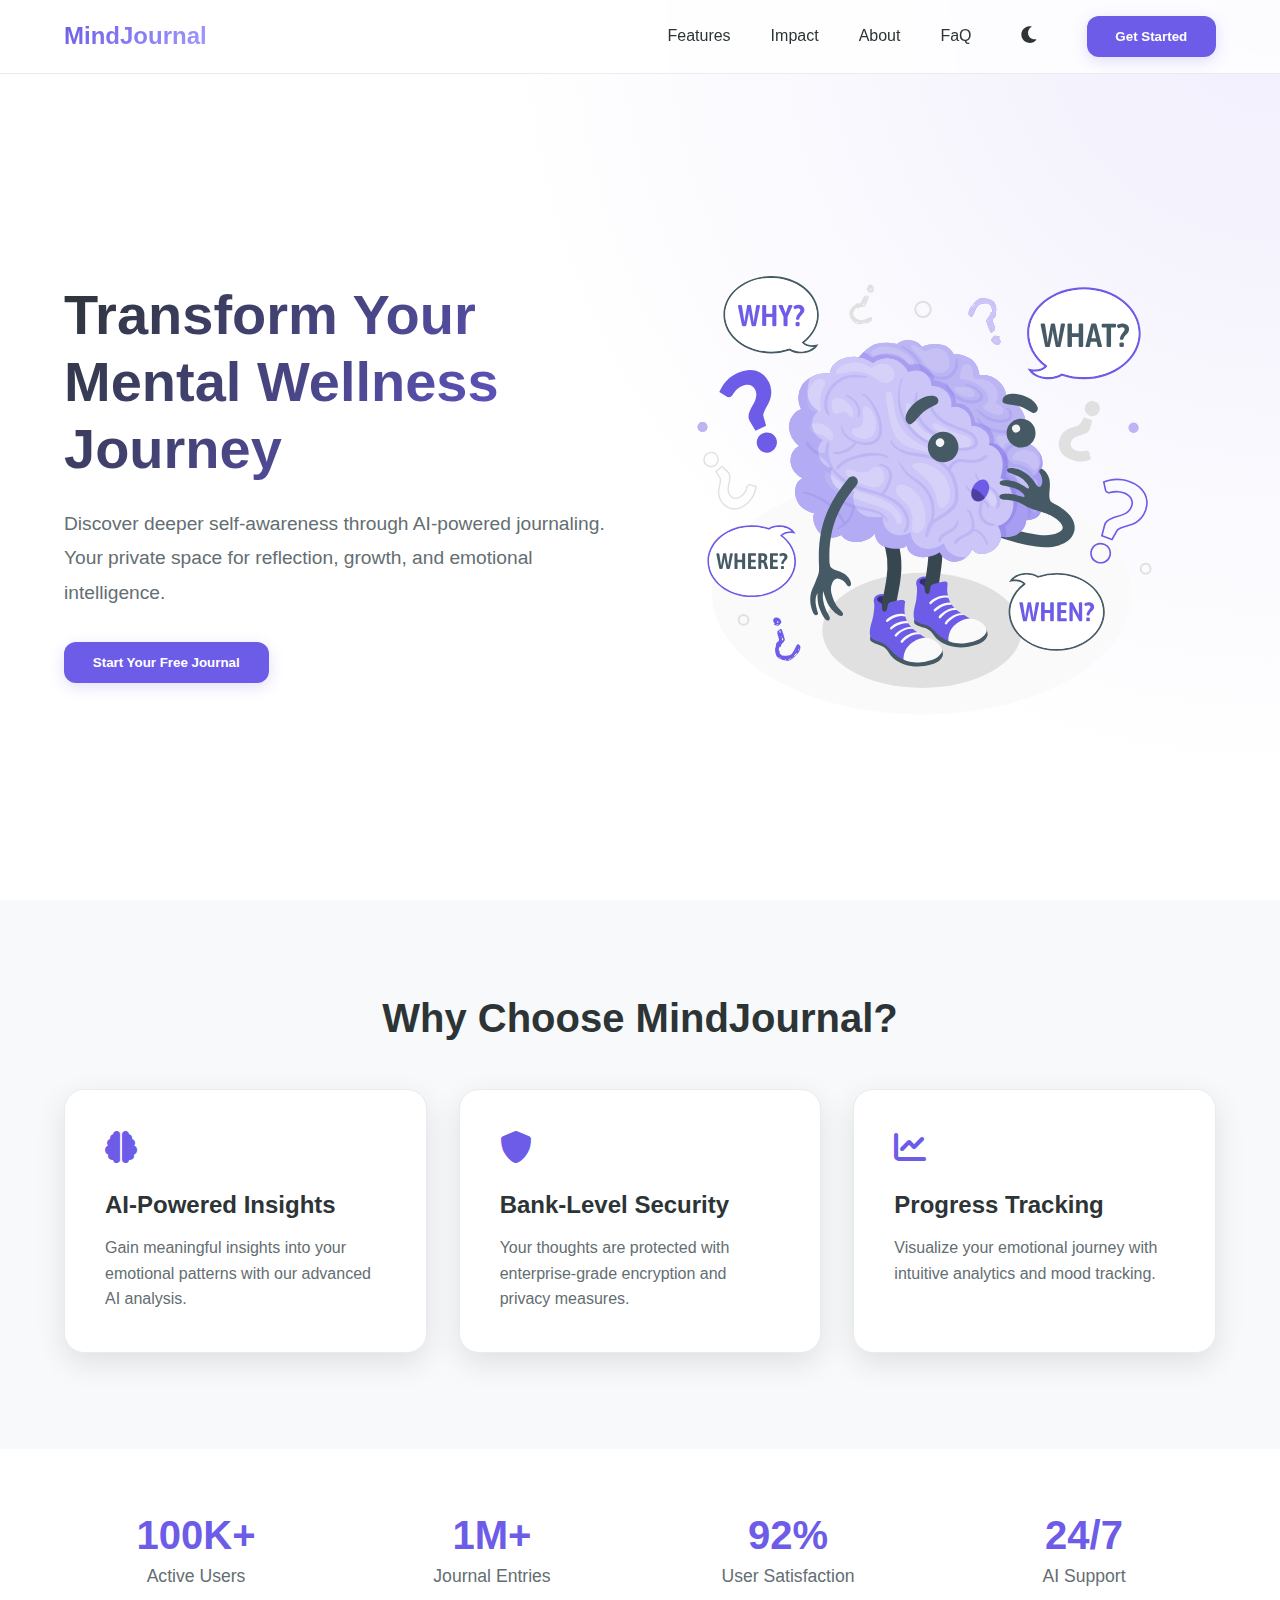
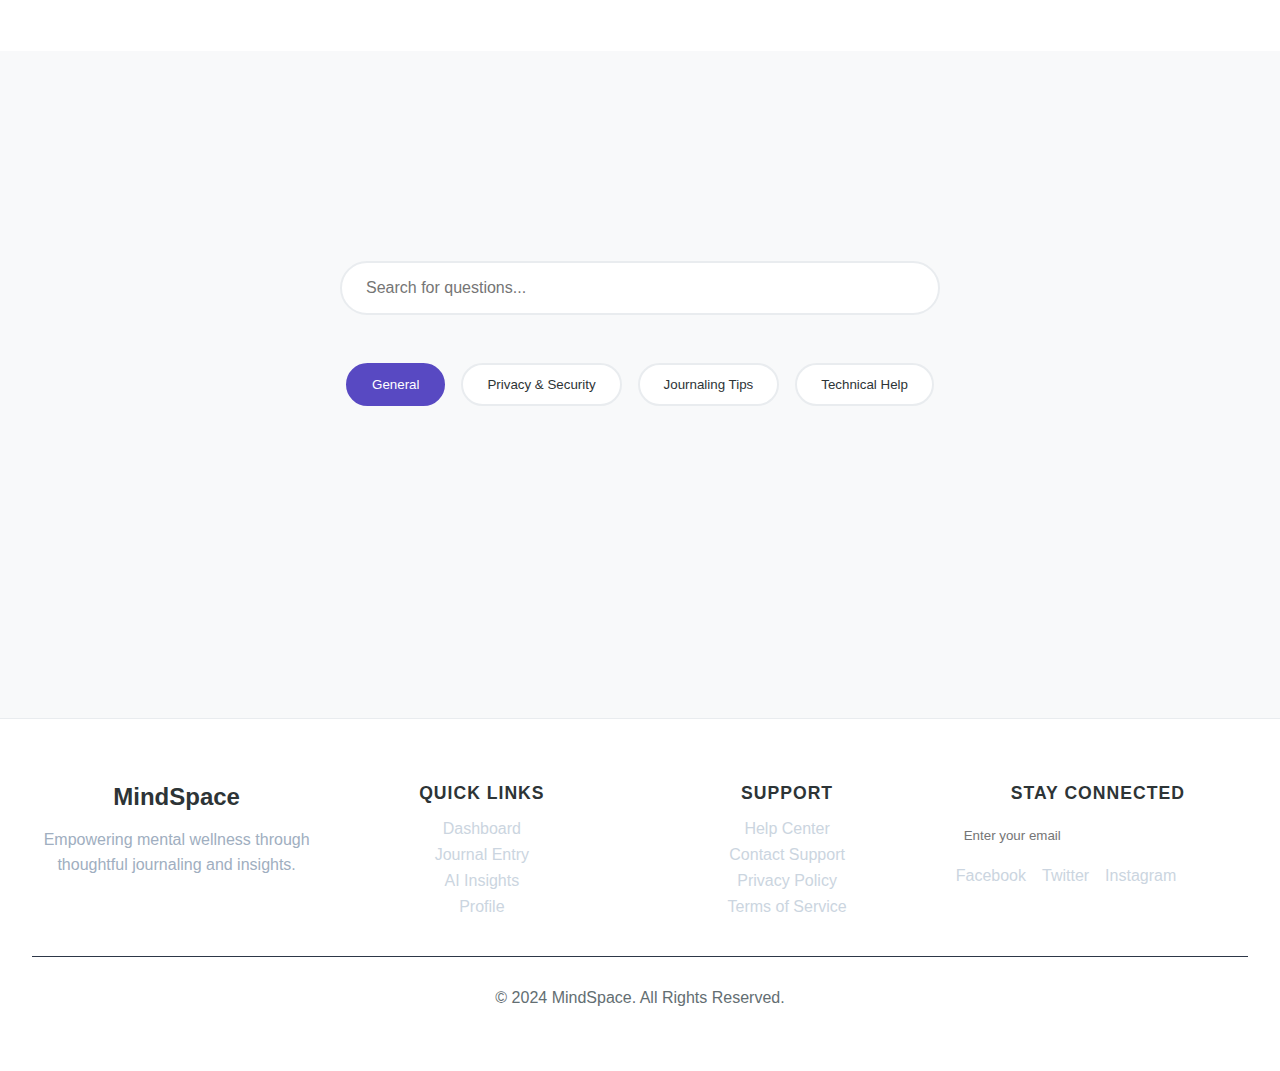
<file: project/index.html>
<!DOCTYPE html>
<html lang="en">
<head>
    <meta charset="UTF-8">
    <meta name="viewport" content="width=device-width, initial-scale=1.0">
    <title>MindJournal</title>
    <link rel="stylesheet" href="style.css">
    <link rel="stylesheet" href="https://cdnjs.cloudflare.com/ajax/libs/font-awesome/6.0.0/css/all.min.css">
</head>
<body>
    
    <nav>
        <div class="nav-content">
            <div class="logo">MindJournal</div>
            <div class="nav-links">
                <a href="#features">Features</a>
                <a href="#stats">Impact</a>
                <a href="#about">About</a>
                <a href="#faq">FaQ</a>

                <button class="theme-toggle" id="themeToggle">
                    <i class="fas fa-moon"></i>
                </button>
                <a href="./Sign Up/Sign_Up.html" target="_blank"><button class="btn btn-primary">Get Started</button></a> 
            </div>
        </div>
    </nav>

    <section class="hero">
        <div class="hero-content">
            <div class="hero-text animate-fadeUp">
                <h1>Transform Your Mental Wellness Journey</h1>
                <p>Discover deeper self-awareness through AI-powered journaling. Your private space for reflection, growth, and emotional intelligence.</p>
               <a href="./Sign Up/Sign_Up.html" target="_blank"> <button class="btn btn-primary">Start Your Free Journal</button> </a>
            </div>
            <div class="hero-image animate-fadeUp">
                <img src="curiosity brain-amico (1).svg" alt="Mindful journaling illustration">
            </div>
        </div>
    </section>

    <section class="features" id="features">
        <div class="features-content">
            <h2 class="section-title">Why Choose MindJournal?</h2>
            <div class="features-grid">
                <div class="feature-card">
                    <div class="feature-icon">
                        <i class="fas fa-brain"></i>
                    </div>
                    <h3>AI-Powered Insights</h3>
                    <p>Gain meaningful insights into your emotional patterns with our advanced AI analysis.</p>
                </div>
                <div class="feature-card">
                    <div class="feature-icon">
                        <i class="fas fa-shield-alt"></i>
                    </div>
                    <h3>Bank-Level Security</h3>
                    <p>Your thoughts are protected with enterprise-grade encryption and privacy measures.</p>
                </div>
                <div class="feature-card">
                    <div class="feature-icon">
                        <i class="fas fa-chart-line"></i>
                    </div>
                    <h3>Progress Tracking</h3>
                    <p>Visualize your emotional journey with intuitive analytics and mood tracking.</p>
                </div>
            </div>
        </div>
    </section>

    <section class="stats" id="stats">
        <div class="stats-grid">
            <div class="stat-item">
                <h4>100K+</h4>
                <p>Active Users</p>
            </div>
            <div class="stat-item">
                <h4>1M+</h4>
                <p>Journal Entries</p>
            </div>
            <div class="stat-item">
                <h4>92%</h4>
                <p>User Satisfaction</p>
            </div>
            <div class="stat-item">
                <h4>24/7</h4>
                <p>AI Support</p>
            </div>
        </div>
    </section>

    <!-- faq section  -->
     <section class="faq">

    <div class="container" id="faq">
        <div class="header">
            <h2 class="section-title">How can we help you?</h2>
            <p>Find answers to your questions about mental health journaling</p>
        </div>

        <div class="search-box">
            <input type="text" class="search-input" placeholder="Search for questions..." id="searchInput">
        </div>

        <div class="faq-categories">
            <button class="category-btn active" data-category="general">General</button>
            <button class="category-btn" data-category="privacy">Privacy & Security</button>
            <button class="category-btn" data-category="journaling">Journaling Tips</button>
            <button class="category-btn" data-category="technical">Technical Help</button>
        </div>

        <div class="faq-container" id="faqContainer"></div>
    </div>
</section >

<footer class="site-footer">
    <div class="footer-container">
        <div class="footer-column">
            <h3 class="footer-logo">MindSpace</h3>
            <p class="footer-description">Empowering mental wellness through thoughtful journaling and insights.</p>
        </div>
        
        <div class="footer-column">
            <h4 class="footer-column-title">Quick Links</h4>
            <ul class="footer-links">
                <li><a href="#">Dashboard</a></li>
                <li><a href="#">Journal Entry</a></li>
                <li><a href="#">AI Insights</a></li>
                <li><a href="#">Profile</a></li>
            </ul>
        </div>
        
        <div class="footer-column">
            <h4 class="footer-column-title">Support</h4>
            <ul class="footer-links">
                <li><a href="#">Help Center</a></li>
                <li><a href="#">Contact Support</a></li>
                <li><a href="#">Privacy Policy</a></li>
                <li><a href="#">Terms of Service</a></li>
            </ul>
        </div>
        
        <div class="footer-column newsletter">
            <h4 class="footer-column-title">Stay Connected</h4>
            <form id="newsletter-form" class="newsletter-form">
                <input type="email" placeholder="Enter your email" required>
                <button type="submit">Subscribe</button>
            </form>
            
            <div class="social-icons">
                <a href="#" class="social-icon">Facebook</a>
                <a href="#" class="social-icon">Twitter</a>
                <a href="#" class="social-icon">Instagram</a>
            </div>
        </div>
    </div>
    
    <div class="footer-bottom">
        <p>&copy; 2024 MindSpace. All Rights Reserved.</p>
    </div>
</footer>


    <script src="./script.js"></script>
</body>
</html>
</file>
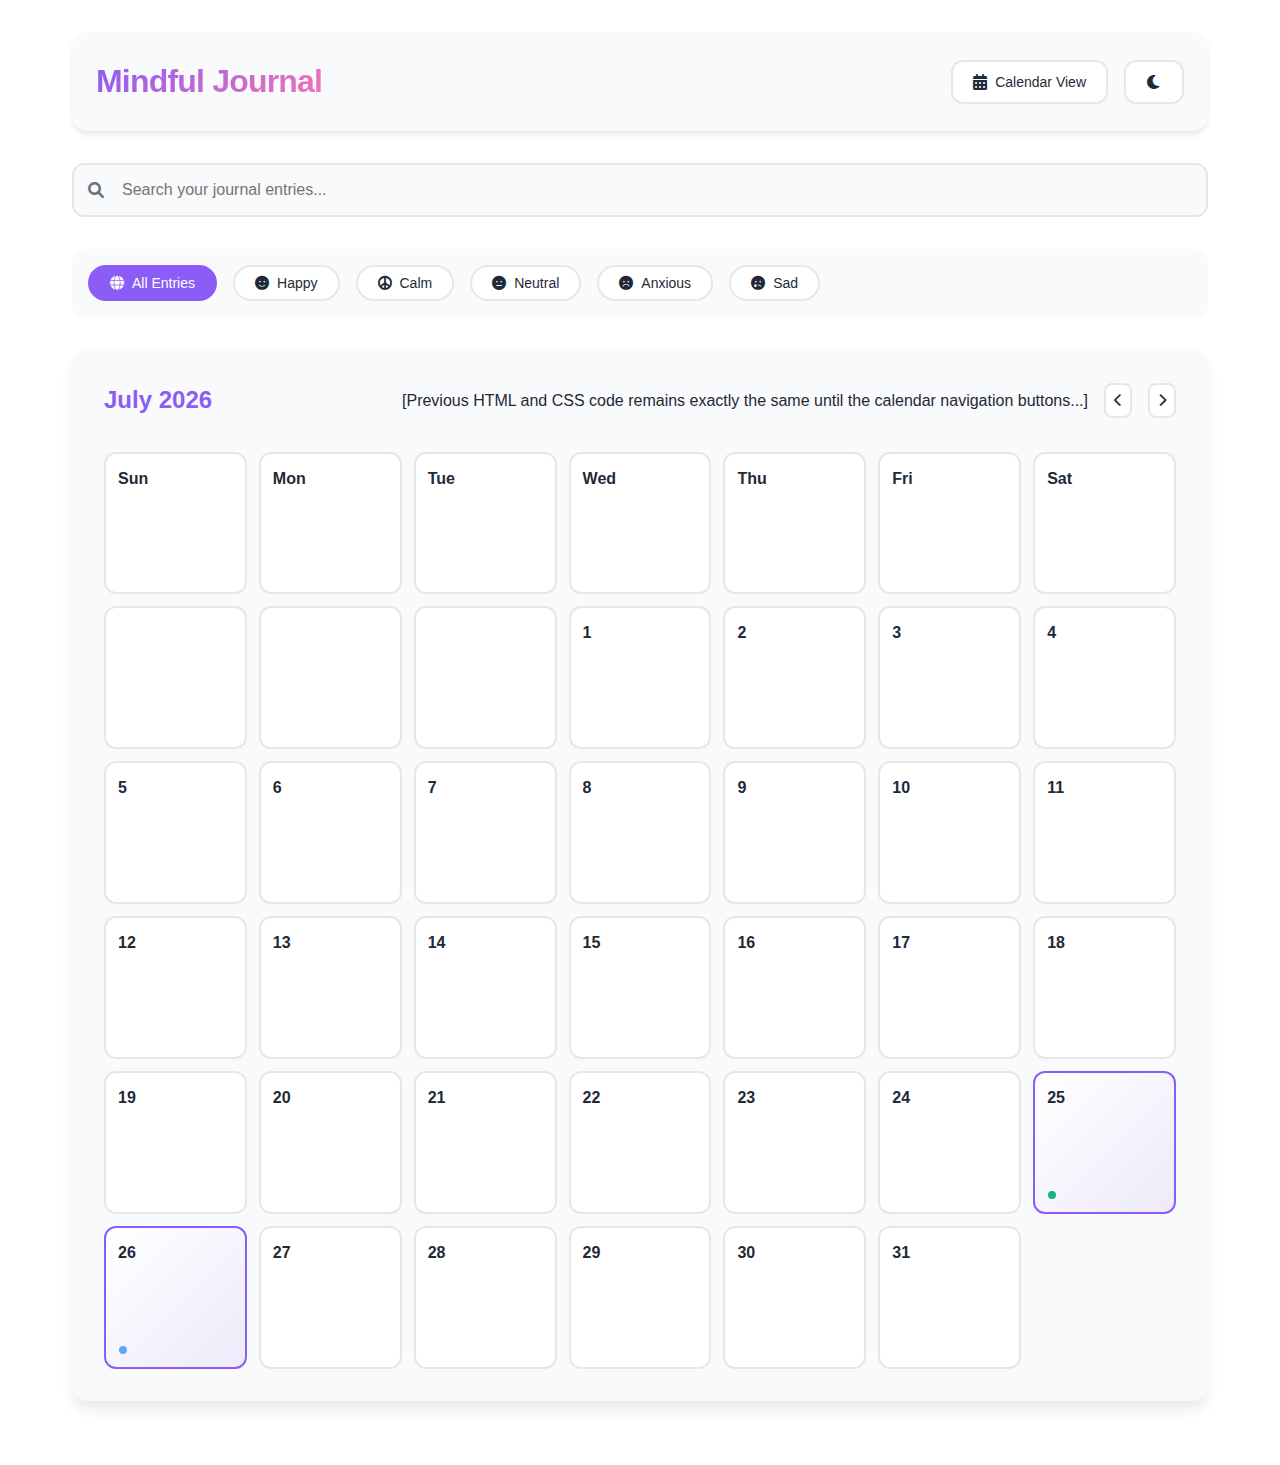
<file: project/Clender/Clender.html>
<!DOCTYPE html>
<html lang="en">
<head>
    <meta charset="UTF-8">
    <meta name="viewport" content="width=device-width, initial-scale=1.0">
    <title>Clender</title>
    <link rel="stylesheet" href="Clender.css">
    <link href="https://cdnjs.cloudflare.com/ajax/libs/font-awesome/6.0.0/css/all.min.css" rel="stylesheet">
</head>
<body>

    <div class="container">
        <header class="header">
            <h1>Mindful Journal</h1>
            <div class="controls">
                <button class="btn view-toggle" id="viewToggle">
                    <i class="fas fa-calendar-alt"></i>
                    <span>Calendar View</span>
                </button>
                <button class="btn theme-toggle" id="themeToggle">
                    <i class="fas fa-moon"></i>
                </button>
            </div>
        </header>

        <div class="search-bar">
            <i class="fas fa-search search-icon"></i>
            <input type="text" class="search-input" placeholder="Search your journal entries..." id="searchInput">
        </div>

        <div class="filters" id="filters">
            <button class="filter-btn active" data-filter="all">
                <i class="fas fa-globe"></i> All Entries
            </button>
            <button class="filter-btn" data-filter="happy">
                <i class="fas fa-smile"></i> Happy
            </button>
            <button class="filter-btn" data-filter="calm">
                <i class="fas fa-peace"></i> Calm
            </button>
            <button class="filter-btn" data-filter="neutral">
                <i class="fas fa-meh"></i> Neutral
            </button>
            <button class="filter-btn" data-filter="anxious">
                <i class="fas fa-frown"></i> Anxious
            </button>
            <button class="filter-btn" data-filter="sad">
                <i class="fas fa-sad-tear"></i> Sad
            </button>
        </div>

        <div id="calendarView" class="calendar-view">
            <div class="calendar-header">
                <h2 id="currentMonth">January 2025</h2>
                <div class="calendar-nav">
                    [Previous HTML and CSS code remains exactly the same until the calendar navigation buttons...]

                    <button id="prevMonth"><i class="fas fa-chevron-left"></i></button>
                    <button id="nextMonth"><i class="fas fa-chevron-right"></i></button>
                </div>
            </div>
            <div class="calendar-grid" id="calendarGrid"></div>
        </div>

        <div id="listView" class="list-view" style="display: none;"></div>
    </div>
    
    <script src="Clender.js"></script>
</body>
</html>
</file>
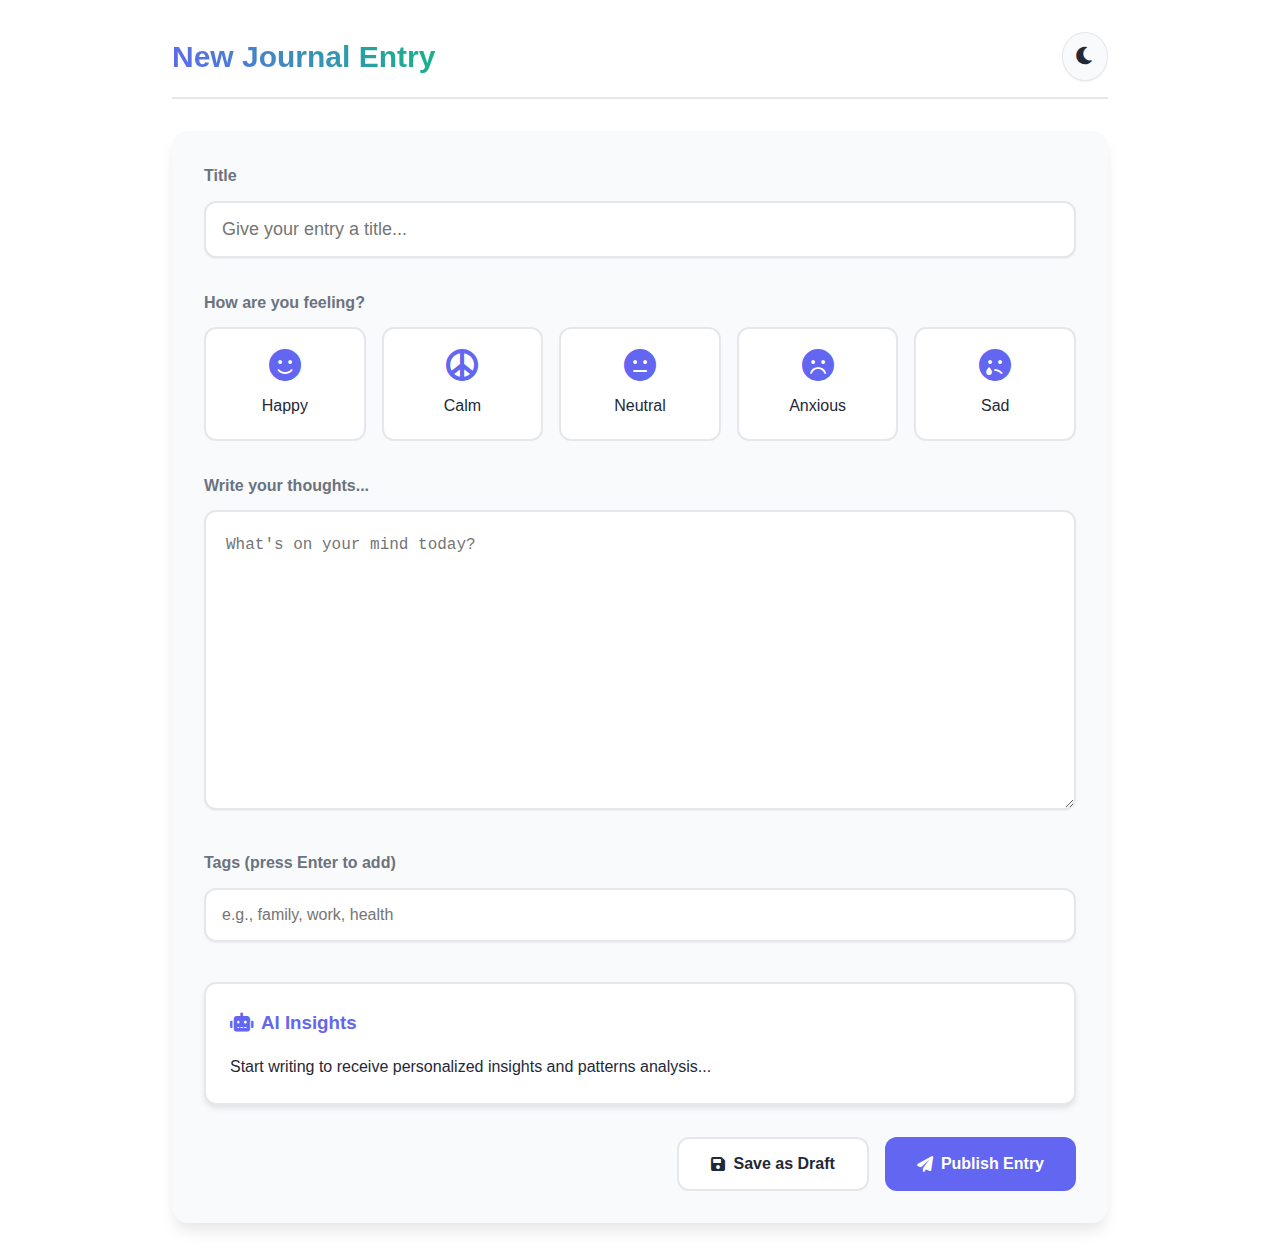
<file: project/Jornal_taker/Jornal_taker.html>
<!DOCTYPE html>
<html lang="en">
<head>
    <meta charset="UTF-8">
    <meta name="viewport" content="width=device-width, initial-scale=1.0">
    <title>Journal taker</title>
    <link rel="stylesheet" href="./Jornal_taker.css">
    <link href="https://cdnjs.cloudflare.com/ajax/libs/font-awesome/6.0.0/css/all.min.css" rel="stylesheet">
</head>
<body>
    
    <div class="container">
        <header class="header">
            <h1>New Journal Entry</h1>
            <button class="theme-toggle" id="themeToggle">
                <i class="fas fa-moon"></i>
            </button>
        </header>

        <form class="entry-form" id="journalForm">
            <div class="form-group">
                <label for="entry-title">Title</label>
                <input type="text" id="entry-title" class="title-input" placeholder="Give your entry a title..." required>
            </div>

            <div class="form-group">
                <label>How are you feeling?</label>
                <div class="mood-selector">
                    <div class="mood-option" data-mood="happy">
                        <i class="fas fa-smile"></i>
                        <span>Happy</span>
                    </div>
                    <div class="mood-option" data-mood="calm">
                        <i class="fas fa-peace"></i>
                        <span>Calm</span>
                    </div>
                    <div class="mood-option" data-mood="neutral">
                        <i class="fas fa-meh"></i>
                        <span>Neutral</span>
                    </div>
                    <div class="mood-option" data-mood="anxious">
                        <i class="fas fa-frown"></i>
                        <span>Anxious</span>
                    </div>
                    <div class="mood-option" data-mood="sad">
                        <i class="fas fa-sad-tear"></i>
                        <span>Sad</span>
                    </div>
                </div>
            </div>

            <div class="form-group">
                <label for="entry-content">Write your thoughts...</label>
                <textarea id="entry-content" class="editor" placeholder="What's on your mind today?" required></textarea>
            </div>

            <div class="form-group">
                <label for="entry-tags">Tags (press Enter to add)</label>
                <input type="text" id="entry-tags" class="tags-input" placeholder="e.g., family, work, health">
                <div class="tags-container" id="tags-container"></div>
            </div>

            <div class="ai-insights">
                <h3><i class="fas fa-robot"></i> AI Insights</h3>
                <p>Start writing to receive personalized insights and patterns analysis...</p>
            </div>

            <div class="button-group">
                <button type="button" class="btn btn-secondary" id="saveDraft">
                    <i class="fas fa-save"></i> Save as Draft
                </button>
                <button type="submit" class="btn btn-primary">
                    <i class="fas fa-paper-plane"></i> Publish Entry
                </button>
            </div>
        </form>
    </div>

    <div class="toast" id="toast">
        <i class="fas fa-check-circle"></i>
        <span>Journal entry saved successfully!</span>
    </div>

    <script src="./Jornal_taker.js"></script>
</body>
</html>
</file>
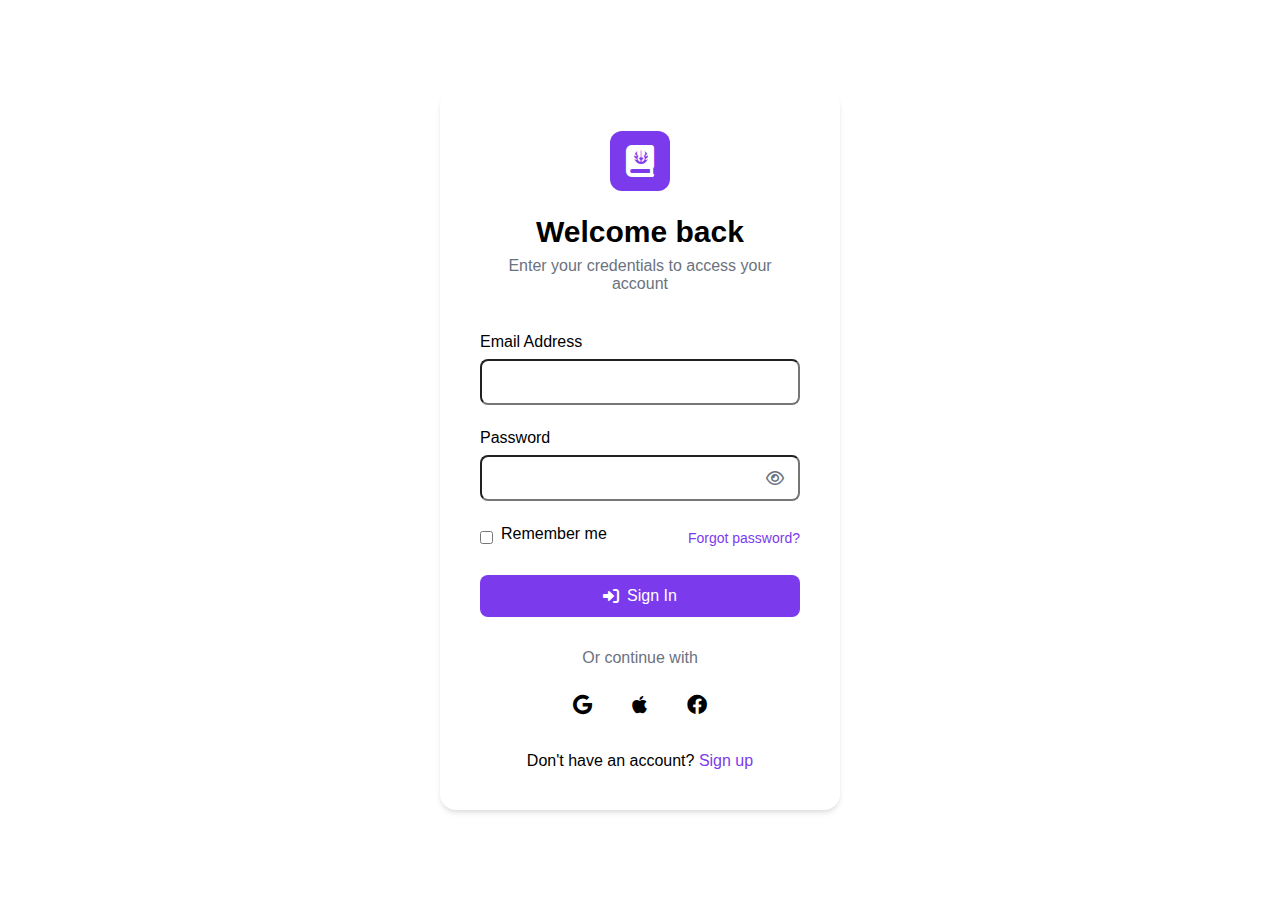
<file: project/Log_In/Log_In.html>
<!DOCTYPE html>
<html lang="en">
<head>
    <meta charset="UTF-8">
    <meta name="viewport" content="width=device-width, initial-scale=1.0">
    <title>Login</title>
    <link rel="stylesheet" href="./Log_In.css">
    <link href="https://cdnjs.cloudflare.com/ajax/libs/font-awesome/6.0.0/css/all.min.css" rel="stylesheet">
</head>
<body>
    <div class="container">
        <div class="header">
            <div class="logo">
                <i class="fas fa-journal-whills"></i>
            </div>
            <h1>Welcome back</h1>
            <p>Enter your credentials to access your account</p>
        </div>

        <form id="loginForm" onsubmit="handleSubmit(event)">
            <div class="form-group">
                <label for="email">Email Address</label>
                <input type="email" id="email" required>
                <div class="error" id="emailError">Please enter a valid email address</div>
            </div>

            <div class="form-group">
                <label for="password">Password</label>
                <div class="input-group">
                    <input type="password" id="password" required>
                    <i class="far fa-eye" id="togglePassword" onclick="togglePasswordVisibility()"></i>
                </div>
                <div class="error" id="passwordError">Please enter your password</div>
            </div>

            <div class="remember-forgot">
                <div class="remember-me">
                    <input type="checkbox" id="remember">
                    <label for="remember">Remember me</label>
                </div>
                <a href="#" class="forgot-password">Forgot password?</a>
            </div>

            <button type="submit">
                <i class="fas fa-sign-in-alt"></i>
                Sign In
            </button>
        </form>

        <div class="social-login">
            <p>Or continue with</p>
            <div class="social-buttons">
                <div class="social-button">
                    <i class="fab fa-google"></i>
                </div>
                <div class="social-button">
                    <i class="fab fa-apple"></i>
                </div>
                <div class="social-button">
                    <i class="fab fa-facebook"></i>
                </div>
            </div>
        </div>

        <div class="signup-link">
            Don't have an account? <a href="../Sign Up/Sign_Up.html">Sign up</a>
        </div>
    </div>


  <script src="./Log_In.js"></script>
</body>
</html>
</file>
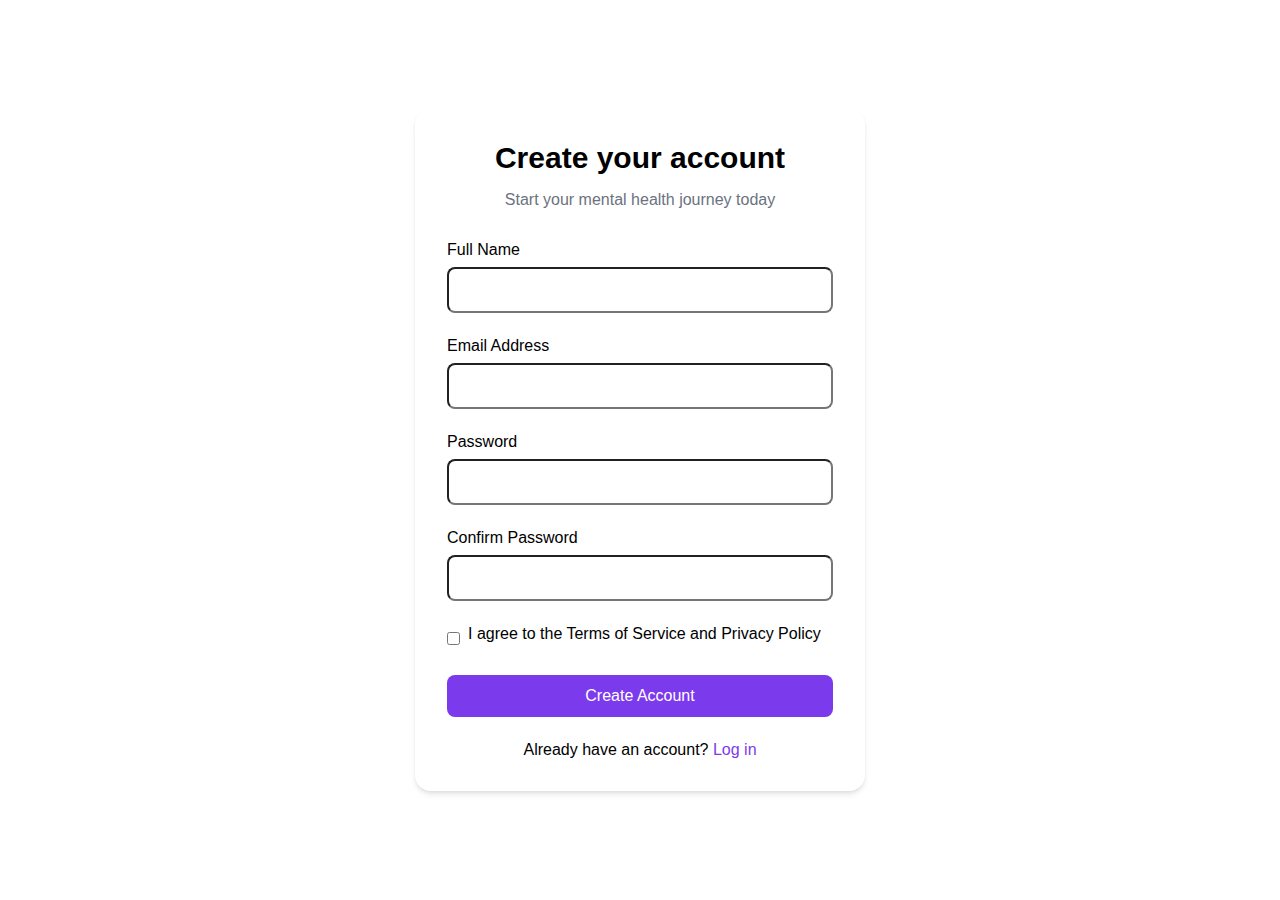
<file: project/Sign Up/Sign_Up.html>
<!DOCTYPE html>
<html lang="en">
<head>
    <meta charset="UTF-8">
    <meta name="viewport" content="width=device-width, initial-scale=1.0">
    <title>Sign Up</title>
    <link rel="stylesheet" href="Sign_Up.css">
</head>
<body>

    <div class="container">
        <div class="header">
            <h1>Create your account</h1>
            <p>Start your mental health journey today</p>
        </div>

        <form id="signupForm" onsubmit="handleSubmit(event)">
            <div class="form-group">
                <label for="name">Full Name</label>
                <input type="text" id="name" required>
                <div class="error" id="nameError">Please enter your full name</div>
            </div>

            <div class="form-group">
                <label for="email">Email Address</label>
                <input type="email" id="email" required>
                <div class="error" id="emailError">Please enter a valid email address</div>
            </div>

            <div class="form-group">
                <label for="password">Password</label>
                <input type="password" id="password" required>
                <div class="error" id="passwordError">Password must be at least 8 characters</div>
            </div>

            <div class="form-group">
                <label for="confirmPassword">Confirm Password</label>
                <input type="password" id="confirmPassword" required>
                <div class="error" id="confirmPasswordError">Passwords do not match</div>
            </div>

            <div class="checkbox-group">
                <input type="checkbox" id="terms" required>
                <label for="terms">I agree to the Terms of Service and Privacy Policy</label>
            </div>

            <button type="submit">Create Account</button>
        </form>
        <div class="flash-message" id="flashMessage">Account created successfully!</div> 
          
        <div class="login-link">
            Already have an account? <a href="../Log_In/Log_In.html">Log in</a>
        </div>
    </div>  
    

   <script src="Sign_Up.js"></script>
</body>
</html>
</file>
<file: project/style.css>
:root {
    /* Light Mode Colors */
    --bg-primary: #ffffff;
    --bg-secondary: #f8f9fa;
    --text-primary: #2d3436;
    --text-secondary: #636e72;
    --accent: #6c5ce7;
    --accent-hover: #5849c2;
    --card-bg: #ffffff;
    --border-color: #e9ecef;
    --nav-bg: rgba(255, 255, 255, 0.8);
    /* for faq */
    --hover-bg: #F3F4F6;
    --shadow: 0 4px 6px -1px rgba(0, 0, 0, 0.1);
}

[data-theme="dark"] {
    /* Dark Mode Colors */
    --bg-primary: #1a1c20;
    --bg-secondary: #242830;
    --text-primary: #f8f9fa;
    --text-secondary: #ced4da;
    --accent: #a29bfe;
    --accent-hover: #6c5ce7;
    --card-bg: #242830;
    --border-color: #2d3436;
    --nav-bg: rgba(26, 28, 32, 0.8);
    /* for faq */
    --hover-bg: #2D3748;
    --shadow: 0 4px 6px -1px rgba(0, 0, 0, 0.3);
}

* {
    margin: 0;
    padding: 0;
    box-sizing: border-box;
    font-family: 'Inter', -apple-system, BlinkMacSystemFont, sans-serif;
}

body {
    background-color: var(--bg-primary);
    color: var(--text-primary);
    transition: background-color 0.3s, color 0.3s;
}

/* Modern Navigation */
nav {
    position: fixed;
    width: 100%;
    backdrop-filter: blur(10px);
    background: var(--nav-bg);
    padding: 1rem 5%;
    z-index: 1000;
    border-bottom: 1px solid var(--border-color);
}

.nav-content {
    max-width: 1400px;
    margin: 0 auto;
    display: flex;
    justify-content: space-between;
    align-items: center;
}

.logo {
    font-size: 1.5rem;
    font-weight: 800;
    background: linear-gradient(135deg, var(--accent), #a29bfe);
    background-clip: text;
    -webkit-text-fill-color: transparent;
}

.nav-links {
    display: flex;
    gap: 2.5rem;
    align-items: center;
}

.nav-links a {
    text-decoration: none;
    color: var(--text-primary);
    font-weight: 500;
    transition: color 0.3s;
    position: relative;
}

.nav-links a::after {
    content: '';
    position: absolute;
    width: 0;
    height: 2px;
    bottom: -4px;
    left: 0;
    background: var(--accent);
    transition: width 0.3s;
}

.nav-links a:hover::after {
    width: 100%;
}


/* Modern Button Styles */
.btn {
    padding: 0.8rem 1.8rem;
    border-radius: 12px;
    border: none;
    font-weight: 600;
    cursor: pointer;
    transition: transform 0.2s, box-shadow 0.2s;
}

.btn-primary {
    background: var(--accent);
    color: white;
    box-shadow: 0 4px 15px rgba(108, 92, 231, 0.2);
}

.btn-primary:hover {
    transform: translateY(-2px);
    box-shadow: 0 6px 20px rgba(108, 92, 231, 0.3);
    
}

/* Theme Toggle Button */
.theme-toggle {
    background: none;
    border: none;
    color: var(--text-primary);
    cursor: pointer;
    font-size: 1.2rem;
    padding: 0.5rem;
    border-radius: 50%;
    transition: background-color 0.3s;
}

.theme-toggle:hover {
    background-color: var(--bg-secondary);
}

/* Hero Section */
.hero {
    min-height: 100vh;
    padding: 8rem 5% 4rem;
    display: flex;
    align-items: center;
    background: var(--bg-primary);
    position: relative;
    overflow: hidden;
}
.hero::before {
content: '';
position: absolute;
top: 0;
right: 0;
width: 100%;
height: 100%;
background: radial-gradient(circle at 100% 0%, var(--accent) 0%, transparent 50%);
opacity: 0.1;
z-index: 0;
}





.hero-content {
    max-width: 1400px;
    margin: 0 auto;
    display: grid;
    grid-template-columns: 1fr 1fr;
    gap: 4rem;
    align-items: center;
    position: relative;
    z-index: 1;
}

.hero-text h1 {
    font-size: 3.5rem;
    line-height: 1.2;
    margin-bottom: 1.5rem;
    background: linear-gradient(135deg, var(--text-primary), var(--accent));
    background-clip: text;
    -webkit-text-fill-color: transparent;
}
.hero-text p {
    font-size: 1.2rem;
    color: var(--text-secondary);
    margin-bottom: 2rem;
    line-height: 1.8;
}

/* Features Section */
.features {
    padding: 6rem 5%;
    background: var(--bg-secondary);
}

.features-content {
    max-width: 1400px;
    margin: 0 auto;
}

.section-title {
    text-align: center;
    font-size: 2.5rem;
    margin-bottom: 3rem;
    color: var(--text-primary);
}

.features-grid {
    display: grid;
    grid-template-columns: repeat(auto-fit, minmax(300px, 1fr));
    gap: 2rem;
}

.feature-card {
    background: var(--card-bg);
    padding: 2.5rem;
    border-radius: 20px;
    box-shadow: 0 10px 30px rgba(0, 0, 0, 0.1);
    transition: transform 0.3s, box-shadow 0.3s;
    border: 1px solid var(--border-color);
}

.feature-card:hover {
    transform: translateY(-5px);
    box-shadow: 0 15px 40px rgba(0, 0, 0, 0.15);
}

.feature-icon {
    font-size: 2rem;
    color: var(--accent);
    margin-bottom: 1.5rem;
}

.feature-card h3 {
    font-size: 1.5rem;
    margin-bottom: 1rem;
    color: var(--text-primary);
}

.feature-card p {
    color: var(--text-secondary);
    line-height: 1.6;
}

/* Stats Section */
.stats {
    padding: 4rem 5%;
    background: var(--bg-primary);
}

.stats-grid {
    max-width: 1400px;
    margin: 0 auto;
    display: grid;
    grid-template-columns: repeat(4, 1fr);
    gap: 2rem;
    text-align: center;
}

.stat-item h4 {
    font-size: 2.5rem;
    color: var(--accent);
    margin-bottom: 0.5rem;
}

.stat-item p {
    color: var(--text-secondary);
    font-size: 1.1rem;
}

.hero-image img {
    width: 100%;
    max-width: 500px;
    height: auto;
}

/* Footer */
footer {
    background: var(--bg-primary);
    padding: 3rem 5%;
    text-align: center;
    border-top: 1px solid var(--border-color);
}

footer p {
    color: var(--text-secondary);
}

/* Responsive Design */
@media (max-width: 968px) {
    .hero-content {
        grid-template-columns: 1fr;
        text-align: center;
    }

    .hero-text h1 {
        font-size: 2.5rem;
    }

    .stats-grid {
        grid-template-columns: repeat(2, 1fr);
    }

    .nav-links {
        display: none;
    }
}

/* Modern Animations */
@keyframes fadeUp {
    from {
        opacity: 0;
        transform: translateY(20px);
    }
    to {
        opacity: 1;
        transform: translateY(0);
    }
}

.animate-fadeUp {
    animation: fadeUp 0.6s ease forwards;
}



/* Mobile Navigation Styles */
.mobile-menu-btn {
display: none;
background: none;
border: none;
color: var(--text-primary);
font-size: 1.5rem;
cursor: pointer;
padding: 0.5rem;
z-index: 1000;
transition: transform 0.3s ease;
}

.mobile-menu-btn:hover {
transform: scale(1.1);
}

.nav-links {
display: flex;
gap: 2.5rem;
align-items: center;
}

/* Mobile Styles */
@media (max-width: 968px) {
.mobile-menu-btn {
display: block;
position: relative;
}

.nav-links {
display: none;
position: fixed;
top: 70px; /* Adjust based on your navbar height */
left: 0;
right: 0;
background: var(--nav-bg);
backdrop-filter: blur(10px);
padding: 2rem;
box-shadow: 0 4px 6px rgba(0, 0, 0, 0.1);
border-bottom: 1px solid var(--border-color);
z-index: 999;
}

.nav-links.active {
display: flex;
flex-direction: column;
gap: 1.5rem;
animation: slideDown 0.3s ease-out forwards;
}

.nav-links a, 
.nav-links button {
width: 100%;
text-align: center;
}

.nav-content {
position: relative;
width: 100%;
justify-content: space-between;
}
}

@keyframes slideDown {
0% {
opacity: 0;
transform: translateY(-20px);
}
100% {
opacity: 1;
transform: translateY(0);
}
}

/* Add this animation for counting numbers */
@keyframes countUp {
from {
transform: translateY(20px);
opacity: 0;
}
to {
transform: translateY(0);
opacity: 1;
}
}

.stat-item.counting h4 {
animation: countUp 1s ease-out forwards;
}


/* faq section css */

.faq{
    background:var(--bg-secondary);
   

}
.container {
    max-width: 1000px;
    margin: 0 auto;
    padding: 2rem;
    
    
}

.header {
    text-align: center;
    margin-bottom: 4rem;
    opacity: 0;
    transform: translateY(20px);
    animation: fadeInUp 0.6s ease forwards;
}

@keyframes fadeInUp {
    to {
        opacity: 1;
        transform: translateY(0);
    }
}

.header h1 {
    font-size: 2.5rem;
    background: linear-gradient(135deg, var(--accent), var(--accent-hover));
    background-clip: text;
    -webkit-background-clip: text;
    -webkit-text-fill-color: transparent;
    margin-bottom: 1rem;
}

.header p {
    color: var(--text-secondary);
    opacity: 0.8;
    font-size: 1.1rem;
}

.search-box {
    max-width: 600px;
    margin: 0 auto 3rem;
    position: relative;
}

.search-input {
    width: 100%;
    padding: 1rem 1.5rem;
    border-radius: 50px;
    border: 2px solid var(--border-color);
    background: var(--card-bg);
    color: var(--text-primary);
    font-size: 1rem;
    transition: all 0.3s ease;
}

.search-input:focus {
    outline: none;
    border-color: var(--accent-hover);
    box-shadow: 0 0 0 3px var(--accent);
}

.faq-categories {
    display: flex;
    gap: 1rem;
    margin-bottom: 2rem;
    flex-wrap: wrap;
    justify-content: center;
}

.category-btn {
    padding: 0.75rem 1.5rem;
    border: none;
    border-radius: 50px;
    background: var(--card-bg);
    color: var(--text-primary);
    cursor: pointer;
    font-weight: 500;
    border: 2px solid var(--border-color);
    transition: all 0.3s ease;
    position: relative;
    overflow: hidden;
}

.category-btn::after {
    content: '';
    position: absolute;
    width: 100%;
    height: 100%;
    background: var(--accent-hover);
    top: 0;
    left: -100%;
    transition: 0.3s ease;
    z-index: -1;
}

.category-btn:hover::after {
    left: 0;
}

.category-btn:hover {
    color: white;
    border-color: var(--accent-hover);
}

.category-btn.active {
    background: var(--accent-hover);
    color: white;
    border-color: var(--accent-hover);
}

.faq-container {
    display: grid;
    gap: 1rem;
    opacity: 0;
    transform: translateY(20px);
    animation: fadeInUp 0.6s ease forwards 0.3s;
}

.faq-item {
    background: var(--bg-primary);
    border-radius: 12px;
    overflow: hidden;
    box-shadow: var(--shadow);
    transition: all 0.3s ease;
}

.faq-item:hover {
    transform: translateY(-2px);
    box-shadow: 0 8px 12px -1px rgba(0, 0, 0, 0.2);
}

.faq-question {
    padding: 1.5rem;
    cursor: pointer;
    display: flex;
    justify-content: space-between;
    align-items: center;
    font-weight: 500;
    user-select: none;
}

.faq-answer {
    max-height: 0;
    overflow: hidden;
    transition: all 0.3s cubic-bezier(0.4, 0, 0.2, 1);
    background: var(--hover-bg);
    padding: 0 1.5rem;
    opacity: 0;
}

.faq-item.active .faq-answer {
    max-height: 300px;
    padding: 1.5rem;
    opacity: 1;
}

.toggle-icon {
    width: 24px;
    height: 24px;
    display: flex;
    align-items: center;
    justify-content: center;
    border-radius: 50%;
    background: var(--hover-bg);
    transition: all 0.3s ease;
    font-size: 1.2rem;
}

.faq-item.active .toggle-icon {
    transform: rotate(45deg);
    background: var(--accent-hover);
    color: white;
}



@media (max-width: 768px) {
    .container {
        padding: 1rem;
    }

    .header h1 {
        font-size: 2rem;
    }

    .category-btn {
        padding: 0.5rem 1rem;
        font-size: 0.9rem;
    }

    .theme-toggle {
        top: 1rem;
        right: 1rem;
    }
}

/* footer */

.site-footer {
    background-color: var(--primary-color);
    color: var(--light-color);
    padding: 4rem 2rem;
}

.footer-container {
    display: grid;
    grid-template-columns: repeat(4, 1fr);
    gap: 2rem;
    max-width: 1200px;
    margin: 0 auto;
}

.footer-column {
    display: flex;
    flex-direction: column;
}

.footer-logo {
    font-size: 1.5rem;
    font-weight: bold;
    margin-bottom: 1rem;
    color: var(--accent-color);
}

.footer-description {
    color: #a0aec0;
    line-height: 1.6;
}

.footer-column-title {
    font-size: 1.1rem;
    margin-bottom: 1rem;
    text-transform: uppercase;
    letter-spacing: 1px;
}

.footer-links {
    list-style: none;
    padding: 0;
}

.footer-links li {
    margin-bottom: 0.5rem;
}

.footer-links a {
    color: #cbd5e0;
    text-decoration: none;
    transition: color 0.3s ease;
}

.footer-links a:hover {
    color: var(--accent-color);
}

.newsletter-form {
    display: flex;
    margin-bottom: 1rem;
}

.newsletter-form input {
    flex-grow: 1;
    padding: 0.5rem;
    border: none;
    border-radius: 4px 0 0 4px;
}

.newsletter-form button {
    background-color: var(--accent-color);
    color: white;
    border: none;
    padding: 0.5rem 1rem;
    border-radius: 0 4px 4px 0;
    cursor: pointer;
    transition: background-color 0.3s ease;
}

.newsletter-form button:hover {
    background-color: #5a67d8;
}

.social-icons {
    display: flex;
    gap: 1rem;
}

.social-icon {
    color: #cbd5e0;
    text-decoration: none;
    transition: color 0.3s ease;
}

.social-icon:hover {
    color: var(--accent-color);
}

.footer-bottom {
    text-align: center;
    padding-top: 2rem;
    border-top: 1px solid #2d3748;
    margin-top: 2rem;
    color: #a0aec0;
}

@media (max-width: 768px) {
    .footer-container {
        grid-template-columns: repeat(2, 1fr);
    }
}

@media (max-width: 480px) {
    .footer-container {
        grid-template-columns: 1fr;
    }
}
</file>
<file: project/Clender/Clender.css>
:root {
    --primary-color: #8b5cf6;
    --primary-hover: #7c3aed;
    --text-primary: #1f2937;
    --text-secondary: #6b7280;
    --bg-primary: #ffffff;
    --bg-secondary: #f9fafb;
    --border-color: #e5e7eb;
    --shadow-sm: 0 1px 3px rgba(0,0,0,0.1);
    --shadow-md: 0 4px 6px -1px rgba(0,0,0,0.1);
    --shadow-lg: 0 10px 15px -3px rgba(0,0,0,0.1);
    --happy-color: #10b981;
    --calm-color: #60a5fa;
    --neutral-color: #9ca3af;
    --anxious-color: #f59e0b;
    --sad-color: #6b7280;
}

[data-theme="dark"] {
    --primary-color: #a78bfa;
    --primary-hover: #8b5cf6;
    --text-primary: #f9fafb;
    --text-secondary: #9ca3af;
    --bg-primary: #111827;
    --bg-secondary: #1f2937;
    --border-color: #374151;
}

* {
    margin: 0;
    padding: 0;
    box-sizing: border-box;
    transition: all 0.3s ease;
}

body {
    font-family: -apple-system, BlinkMacSystemFont, 'Segoe UI', Roboto, sans-serif;
    background-color: var(--bg-primary);
    color: var(--text-primary);
    line-height: 1.6;
}

.container {
    max-width: 1200px;
    margin: 0 auto;
    padding: 2rem;
}

.header {
    display: flex;
    justify-content: space-between;
    align-items: center;
    margin-bottom: 2rem;
    padding: 1.5rem;
    background: var(--bg-secondary);
    border-radius: 16px;
    box-shadow: var(--shadow-md);
}

.header h1 {
    font-size: 2rem;
    font-weight: 800;
    background: linear-gradient(135deg, var(--primary-color), #f472b6);
    -webkit-background-clip: text;
    -webkit-text-fill-color: transparent;
    letter-spacing: -0.025em;
}

.controls {
    display: flex;
    gap: 1rem;
    align-items: center;
}

.btn {
    background: var(--bg-primary);
    border: 2px solid var(--border-color);
    color: var(--text-primary);
    cursor: pointer;
    padding: 0.75rem 1.25rem;
    border-radius: 12px;
    font-size: 0.875rem;
    font-weight: 500;
    display: flex;
    align-items: center;
    gap: 0.5rem;
    transition: all 0.2s ease;
}

.btn:hover {
    transform: translateY(-2px);
    box-shadow: var(--shadow-lg);
    border-color: var(--primary-color);
}

.btn i {
    font-size: 1rem;
}

.search-bar {
    position: relative;
    margin-bottom: 2rem;
}

.search-input {
    width: 100%;
    padding: 1rem 1rem 1rem 3rem;
    border: 2px solid var(--border-color);
    border-radius: 12px;
    background-color: var(--bg-secondary);
    color: var(--text-primary);
    font-size: 1rem;
    transition: all 0.3s ease;
}

.search-input:focus {
    outline: none;
    border-color: var(--primary-color);
    box-shadow: 0 0 0 3px rgba(139, 92, 246, 0.2);
}

.search-icon {
    position: absolute;
    left: 1rem;
    top: 50%;
    transform: translateY(-50%);
    color: var(--text-secondary);
}

.filters {
    display: flex;
    gap: 1rem;
    margin-bottom: 2rem;
    flex-wrap: wrap;
    padding: 1rem;
    background: var(--bg-secondary);
    border-radius: 12px;
}

.filter-btn {
    padding: 0.5rem 1.25rem;
    border: 2px solid var(--border-color);
    border-radius: 20px;
    background: var(--bg-primary);
    color: var(--text-primary);
    cursor: pointer;
    font-size: 0.875rem;
    font-weight: 500;
    display: flex;
    align-items: center;
    gap: 0.5rem;
    transition: all 0.2s ease;
}

.filter-btn:hover {
    border-color: var(--primary-color);
    transform: translateY(-1px);
}

.filter-btn.active {
    background: var(--primary-color);
    color: white;
    border-color: var(--primary-color);
}

.calendar-view {
    background: var(--bg-secondary);
    border-radius: 16px;
    padding: 2rem;
    box-shadow: var(--shadow-lg);
    margin-bottom: 2rem;
}

.calendar-header {
    display: flex;
    justify-content: space-between;
    align-items: center;
    margin-bottom: 2rem;
}

.calendar-header h2 {
    font-size: 1.5rem;
    font-weight: 700;
    color: var(--primary-color);
}

.calendar-nav {
    display: flex;
    gap: 1rem;
    align-items: center;
}

.calendar-nav button {
    background: var(--bg-primary);
    border: 2px solid var(--border-color);
    color: var(--text-primary);
    cursor: pointer;
    padding: 0.5rem;
    border-radius: 8px;
    transition: all 0.2s ease;
}

.calendar-nav button:hover {
    border-color: var(--primary-color);
    transform: translateY(-1px);
}

.calendar-grid {
    display: grid;
    grid-template-columns: repeat(7, 1fr);
    gap: 0.75rem;
}

.calendar-day {
    aspect-ratio: 1;
    padding: 0.75rem;
    border: 2px solid var(--border-color);
    border-radius: 12px;
    display: flex;
    flex-direction: column;
    gap: 0.25rem;
    background: var(--bg-primary);
    transition: all 0.2s ease;
}

.calendar-day:hover {
    transform: translateY(-2px);
    box-shadow: var(--shadow-md);
}

.calendar-day.has-entry {
    border-color: var(--primary-color);
    background: linear-gradient(to bottom right, var(--bg-primary), rgba(139, 92, 246, 0.1));
}

.day-number {
    font-weight: 600;
    color: var(--text-primary);
}

.mood-dots {
    display: flex;
    flex-wrap: wrap;
    gap: 2px;
    margin-top: auto;
}

.mood-dot {
    width: 8px;
    height: 8px;
    border-radius: 50%;
    margin: 1px;
    transition: transform 0.2s ease;
}

.mood-dot:hover {
    transform: scale(1.5);
}

.mood-dot.happy { background-color: var(--happy-color); }
.mood-dot.calm { background-color: var(--calm-color); }
.mood-dot.neutral { background-color: var(--neutral-color); }
.mood-dot.anxious { background-color: var(--anxious-color); }
.mood-dot.sad { background-color: var(--sad-color); }

.list-view {
    display: grid;
    gap: 1.5rem;
}

.entry-card {
    background: var(--bg-secondary);
    border-radius: 16px;
    padding: 1.5rem;
    box-shadow: var(--shadow-md);
    border: 2px solid var(--border-color);
    transition: all 0.3s ease;
    cursor: pointer;
}

.entry-card:hover {
    transform: translateY(-3px);
    box-shadow: var(--shadow-lg);
    border-color: var(--primary-color);
}

.entry-header {
    display: flex;
    justify-content: space-between;
    align-items: flex-start;
    margin-bottom: 1rem;
    padding-bottom: 1rem;
    border-bottom: 2px solid var(--border-color);
}

.entry-title {
    font-size: 1.25rem;
    font-weight: 700;
    color: var(--text-primary);
}

.entry-date {
    color: var(--text-secondary);
    font-size: 0.875rem;
    font-weight: 500;
}

.entry-mood {
    display: flex;
    align-items: center;
    gap: 0.5rem;
    font-size: 0.875rem;
    color: var(--text-secondary);
    margin-bottom: 1rem;
    padding: 0.5rem;
    background: var(--bg-primary);
    border-radius: 8px;
    width: fit-content;
}

.entry-preview {
    color: var(--text-secondary);
    display: -webkit-box;
    -webkit-line-clamp: 3;
    -webkit-box-orient: vertical;
    overflow: hidden;
    margin-bottom: 1rem;
    line-height: 1.6;
}

.entry-tags {
    display: flex;
    flex-wrap: wrap;
    gap: 0.5rem;
}

.tag {
    background-color: var(--primary-color);
    color: white;
    padding: 0.25rem 0.75rem;
    border-radius: 20px;
    font-size: 0.75rem;
    font-weight: 500;
    letter-spacing: 0.025em;
    transition: all 0.2s ease;
}

.tag:hover {
    transform: translateY(-1px);
    box-shadow: var(--shadow-sm);
}

.empty-state {
    text-align: center;
    padding: 4rem 2rem;
    background: var(--bg-secondary);
    border-radius: 16px;
    color: var(--text-secondary);
}

.empty-state i {
    font-size: 3rem;
    margin-bottom: 1.5rem;
    color: var(--primary-color);
}

.empty-state h2 {
    color: var(--text-primary);
    margin-bottom: 1rem;
    font-size: 1.5rem;
}

@media (max-width: 768px) {
    .container {
        padding: 1rem;
    }

    .header {
        flex-direction: column;
        gap: 1rem;
        text-align: center;
    }

    .calendar-grid {
        gap: 0.5rem;
    }

    .calendar-day {
        padding: 0.5rem;
        font-size: 0.875rem;
    }

    .filters {
        padding: 0.75rem;
        gap: 0.5rem;
    }

    .filter-btn {
        padding: 0.375rem 0.75rem;
        font-size: 0.75rem;
    }

    .entry-card {
        padding: 1rem;
    }
}

/* Animation for mood dots */
@keyframes pulse {
    0% { transform: scale(1); }
    50% { transform: scale(1.2); }
    100% { transform: scale(1); }
}

.mood-dot:hover {
    animation: pulse 1s infinite;
}
</file>
<file: project/Jornal_taker/Jornal_taker.css>
:root {
    --primary-color: #6366f1;
    --primary-hover: #4f46e5;
    --success-color: #10b981;
    --text-primary: #1f2937;
    --text-secondary: #6b7280;
    --bg-primary: #ffffff;
    --bg-secondary: #f9fafb;
    --border-color: #e5e7eb;
    --mood-hover: #f3f4f6;
    --shadow-sm: 0 1px 2px 0 rgba(0, 0, 0, 0.05);
    --shadow-md: 0 4px 6px -1px rgba(0, 0, 0, 0.1);
    --shadow-lg: 0 10px 15px -3px rgba(0, 0, 0, 0.1);
}

[data-theme="dark"] {
    --primary-color: #818cf8;
    --primary-hover: #6366f1;
    --success-color: #34d399;
    --text-primary: #f9fafb;
    --text-secondary: #9ca3af;
    --bg-primary: #111827;
    --bg-secondary: #1f2937;
    --border-color: #374151;
    --mood-hover: #374151;
    --shadow-sm: 0 1px 2px 0 rgba(0, 0, 0, 0.3);
    --shadow-md: 0 4px 6px -1px rgba(0, 0, 0, 0.4);
    --shadow-lg: 0 10px 15px -3px rgba(0, 0, 0, 0.4);
}

* {
    margin: 0;
    padding: 0;
    box-sizing: border-box;
    transition: all 0.2s ease-in-out;
}

body {
    font-family: -apple-system, BlinkMacSystemFont, 'Segoe UI', Roboto, Oxygen, Ubuntu, Cantarell, sans-serif;
    background-color: var(--bg-primary);
    color: var(--text-primary);
    line-height: 1.6;
    min-height: 100vh;
}

.container {
    max-width: 1000px;
    margin: 0 auto;
    padding: 2rem;
}

.header {
    display: flex;
    justify-content: space-between;
    align-items: center;
    margin-bottom: 2rem;
    padding-bottom: 1rem;
    border-bottom: 2px solid var(--border-color);
}

.header h1 {
    font-size: 1.875rem;
    font-weight: 700;
    background: linear-gradient(45deg, var(--primary-color), var(--success-color));
    -webkit-background-clip: text;
    -webkit-text-fill-color: transparent;
}

.theme-toggle {
    background: var(--bg-secondary);
    border: 1px solid var(--border-color);
    color: var(--text-primary);
    cursor: pointer;
    font-size: 1.25rem;
    padding: 0.75rem;
    border-radius: 50%;
    box-shadow: var(--shadow-sm);
}

.theme-toggle:hover {
    transform: translateY(-2px);
    box-shadow: var(--shadow-md);
}

.entry-form {
    background-color: var(--bg-secondary);
    padding: 2rem;
    border-radius: 16px;
    box-shadow: var(--shadow-lg);
}

.form-group {
    margin-bottom: 2rem;
}

.form-group label {
    display: block;
    margin-bottom: 0.75rem;
    font-weight: 600;
    color: var(--text-secondary);
}

.title-input {
    width: 100%;
    padding: 1rem;
    border: 2px solid var(--border-color);
    border-radius: 12px;
    font-size: 1.125rem;
    background-color: var(--bg-primary);
    color: var(--text-primary);
    box-shadow: var(--shadow-sm);
}

.title-input:focus {
    border-color: var(--primary-color);
    outline: none;
    box-shadow: 0 0 0 3px rgba(99, 102, 241, 0.2);
}

.mood-selector {
    display: grid;
    grid-template-columns: repeat(auto-fit, minmax(120px, 1fr));
    gap: 1rem;
    margin-bottom: 1.5rem;
}

.mood-option {
    display: flex;
    flex-direction: column;
    align-items: center;
    padding: 1.25rem;
    border: 2px solid var(--border-color);
    border-radius: 12px;
    cursor: pointer;
    background-color: var(--bg-primary);
    transition: all 0.3s ease;
}

.mood-option:hover {
    transform: translateY(-2px);
    box-shadow: var(--shadow-md);
}

.mood-option.selected {
    border-color: var(--primary-color);
    background-color: rgba(99, 102, 241, 0.1);
    transform: scale(1.05);
}

.mood-option i {
    font-size: 2rem;
    margin-bottom: 0.75rem;
    color: var(--primary-color);
}

.editor {
    width: 100%;
    min-height: 300px;
    padding: 1.25rem;
    border: 2px solid var(--border-color);
    border-radius: 12px;
    background-color: var(--bg-primary);
    color: var(--text-primary);
    resize: vertical;
    font-size: 1rem;
    line-height: 1.7;
    box-shadow: var(--shadow-sm);
}

.editor:focus {
    border-color: var(--primary-color);
    outline: none;
    box-shadow: 0 0 0 3px rgba(99, 102, 241, 0.2);
}

.tags-container {
    display: flex;
    flex-wrap: wrap;
    gap: 0.5rem;
    margin-top: 0.5rem;
}

.tag {
    background-color: var(--primary-color);
    color: white;
    padding: 0.5rem 1rem;
    border-radius: 20px;
    font-size: 0.875rem;
    display: flex;
    align-items: center;
    gap: 0.5rem;
}

.tag i {
    cursor: pointer;
}

.tags-input {
    width: 100%;
    padding: 1rem;
    border: 2px solid var(--border-color);
    border-radius: 12px;
    background-color: var(--bg-primary);
    color: var(--text-primary);
    font-size: 1rem;
    box-shadow: var(--shadow-sm);
}

.tags-input:focus {
    border-color: var(--primary-color);
    outline: none;
    box-shadow: 0 0 0 3px rgba(99, 102, 241, 0.2);
}

.ai-insights {
    margin-top: 2rem;
    padding: 1.5rem;
    border: 2px solid var(--border-color);
    border-radius: 12px;
    background-color: var(--bg-primary);
    box-shadow: var(--shadow-md);
}

.ai-insights h3 {
    color: var(--primary-color);
    display: flex;
    align-items: center;
    gap: 0.5rem;
    margin-bottom: 1rem;
}

.button-group {
    display: flex;
    justify-content: flex-end;
    gap: 1rem;
    margin-top: 2rem;
}

.btn {
    padding: 1rem 2rem;
    border: none;
    border-radius: 12px;
    font-weight: 600;
    font-size: 1rem;
    cursor: pointer;
    transition: all 0.3s ease;
    display: flex;
    align-items: center;
    gap: 0.5rem;
}

.btn:hover {
    transform: translateY(-2px);
    box-shadow: var(--shadow-md);
}

.btn-primary {
    background-color: var(--primary-color);
    color: white;
}

.btn-primary:hover {
    background-color: var(--primary-hover);
}

.btn-secondary {
    background-color: var(--bg-primary);
    border: 2px solid var(--border-color);
    color: var(--text-primary);
}

.toast {
    position: fixed;
    bottom: 2rem;
    right: 2rem;
    padding: 1rem 2rem;
    background-color: var(--success-color);
    color: white;
    border-radius: 12px;
    box-shadow: var(--shadow-lg);
    display: flex;
    align-items: center;
    gap: 0.5rem;
    transform: translateY(100px);
    opacity: 0;
    transition: all 0.3s ease;
}

.toast.show {
    transform: translateY(0);
    opacity: 1;
}

@media (max-width: 768px) {
    .container {
        padding: 1rem;
    }
    
    .mood-selector {
        grid-template-columns: repeat(2, 1fr);
    }

    .button-group {
        flex-direction: column;
    }

    .btn {
        width: 100%;
        justify-content: center;
    }
}
</file>
<file: project/Log_In/Log_In.css>
* {
    margin: 0;
    padding: 0;
    box-sizing: border-box;
    transition: background-color 0.3s, color 0.3s;
}

:root {
    --primary-color: #7C3AED;
    --primary-hover: #6D28D9;
    --error-color: #DC2626;
    --success-color: #10B981;
    
    /* Light Mode Colors */
    --bg-light: #F3F4F6;
    --card-bg-light: #FFFFFF;
    --text-light: #1F2937;
    --border-light: #E5E7EB;
    --input-bg-light: #FFFFFF;
    
    /* Dark Mode Colors */
    --bg-dark: #111827;
    --card-bg-dark: #1F2937;
    --text-dark: #F9FAFB;
    --border-dark: #374151;
    --input-bg-dark: #111827;
}

body {
    font-family: -apple-system, BlinkMacSystemFont, 'Segoe UI', Roboto, Oxygen, Ubuntu, Cantarell, sans-serif;
    min-height: 100vh;
    display: flex;
    align-items: center;
    justify-content: center;
    padding: 1rem;
}

body.light-mode {
    background-color: var(--bg-light);
    color: var(--text-light);
}

body.dark-mode {
    background-color: var(--bg-dark);
    color: var(--text-dark);
}

.container {
    width: 100%;
    max-width: 400px;
    padding: 2.5rem;
    border-radius: 1rem;
    box-shadow: 0 4px 6px -1px rgba(0, 0, 0, 0.1), 0 2px 4px -1px rgba(0, 0, 0, 0.06);
}

.light-mode .container {
    background-color: var(--card-bg-light);
    border: 1px solid var(--border-light);
}

.dark-mode .container {
    background-color: var(--card-bg-dark);
    border: 1px solid var(--border-dark);
}

.header {
    text-align: center;
    margin-bottom: 2.5rem;
}

.logo {
    width: 60px;
    height: 60px;
    margin-bottom: 1.5rem;
    background-color: var(--primary-color);
    border-radius: 12px;
    display: inline-flex;
    align-items: center;
    justify-content: center;
}

.logo i {
    font-size: 2rem;
    color: white;
}

.header h1 {
    font-size: 1.875rem;
    font-weight: 700;
    margin-bottom: 0.5rem;
}

.header p {
    color: #6B7280;
}

.form-group {
    margin-bottom: 1.5rem;
    position: relative;
}

label {
    display: block;
    margin-bottom: 0.5rem;
    font-weight: 500;
}

.input-group {
    position: relative;
}

.input-group input {
    padding-right: 2.5rem;
}

.input-group i {
    position: absolute;
    right: 1rem;
    top: 50%;
    transform: translateY(-50%);
    color: #6B7280;
    cursor: pointer;
}

input {
    width: 100%;
    padding: 0.75rem 1rem;
    border-radius: 0.5rem;
    font-size: 1rem;
    outline: none;
}

.light-mode input {
    border: 1px solid var(--border-light);
    background-color: var(--input-bg-light);
    color: var(--text-light);
}

.dark-mode input {
    border: 1px solid var(--border-dark);
    background-color: var(--input-bg-dark);
    color: var(--text-dark);
}

input:focus {
    border-color: var(--primary-color);
    box-shadow: 0 0 0 3px rgba(124, 58, 237, 0.1);
}

.remember-forgot {
    display: flex;
    justify-content: space-between;
    align-items: center;
    margin-bottom: 1.5rem;
}

.remember-me {
    display: flex;
    align-items: center;
    gap: 0.5rem;
}

.remember-me input {
    width: auto;
}

.forgot-password {
    color: var(--primary-color);
    text-decoration: none;
    font-size: 0.875rem;
}

.forgot-password:hover {
    text-decoration: underline;
}

button {
    width: 100%;
    padding: 0.75rem 1.5rem;
    background-color: var(--primary-color);
    color: white;
    border: none;
    border-radius: 0.5rem;
    font-size: 1rem;
    font-weight: 500;
    cursor: pointer;
    transition: background-color 0.2s;
    display: flex;
    align-items: center;
    justify-content: center;
    gap: 0.5rem;
}

button:hover {
    background-color: var(--primary-hover);
}

.social-login {
    margin-top: 2rem;
    text-align: center;
}

.social-login p {
    color: #6B7280;
    margin-bottom: 1rem;
    position: relative;
}

.social-login p::before,
.social-login p::after {
    content: "";
    position: absolute;
    top: 50%;
    width: 45%;
    height: 1px;
}

.light-mode .social-login p::before,
.light-mode .social-login p::after {
    background-color: var(--border-light);
}

.dark-mode .social-login p::before,
.dark-mode .social-login p::after {
    background-color: var(--border-dark);
}

.social-login p::before {
    left: 0;
}

.social-login p::after {
    right: 0;
}

.social-buttons {
    display: flex;
    gap: 1rem;
    justify-content: center;
}

.social-button {
    padding: 0.75rem;
    border-radius: 0.5rem;
    cursor: pointer;
    transition: transform 0.2s;
}

.social-button:hover {
    transform: translateY(-2px);
}

.light-mode .social-button {
    background-color: #F3F4F6;
    border: 1px solid var(--border-light);
}

.dark-mode .social-button {
    background-color: var(--input-bg-dark);
    border: 1px solid var(--border-dark);
}

.social-button i {
    font-size: 1.25rem;
}

.signup-link {
    text-align: center;
    margin-top: 1.5rem;
}

.signup-link a {
    color: var(--primary-color);
    text-decoration: none;
}

.signup-link a:hover {
    text-decoration: underline;
}

.theme-toggle {
    position: fixed;
    top: 1rem;
    right: 1rem;
    padding: 0.5rem;
    border-radius: 0.5rem;
    cursor: pointer;
    border: none;
    width: auto;
}

.error {
    color: var(--error-color);
    font-size: 0.875rem;
    margin-top: 0.25rem;
    display: none;
}
</file>
<file: project/Sign Up/Sign_Up.css>
* {
    margin: 0;
    padding: 0;
    box-sizing: border-box;
    transition: background-color 0.3s, color 0.3s;
}

:root {
    --primary-color: #7C3AED;
    --primary-hover: #6D28D9;
    --error-color: #DC2626;
    
    /* Light Mode Colors */
    --bg-light: #F3F4F6;
    --card-bg-light: #FFFFFF;
    --text-light: #1F2937;
    --border-light: #E5E7EB;
    
    /* Dark Mode Colors */
    --bg-dark: #111827;
    --card-bg-dark: #1F2937;
    --text-dark: #F9FAFB;
    --border-dark: #374151;
}

body {
    font-family: -apple-system, BlinkMacSystemFont, 'Segoe UI', Roboto, Oxygen, Ubuntu, Cantarell, sans-serif;
    min-height: 100vh;
    display: flex;
    align-items: center;
    justify-content: center;
    padding: 1rem;
}

body.light-mode {
    background-color: var(--bg-light);
    color: var(--text-light);
}

body.dark-mode {
    background-color: var(--bg-dark);
    color: var(--text-dark);
}

.container {
    width: 100%;
    max-width: 450px;
    padding: 2rem;
    border-radius: 1rem;
    box-shadow: 0 4px 6px -1px rgba(0, 0, 0, 0.1), 0 2px 4px -1px rgba(0, 0, 0, 0.06);
}

.light-mode .container {
    background-color: var(--card-bg-light);
    border: 1px solid var(--border-light);
}

.dark-mode .container {
    background-color: var(--card-bg-dark);
    border: 1px solid var(--border-dark);
}

.header {
    text-align: center;
    margin-bottom: 2rem;
}

.header h1 {
    font-size: 1.875rem;
    font-weight: 700;
    margin-bottom: 1rem;
}

.header p {
    color: #6B7280;
}

.form-group {
    margin-bottom: 1.5rem;
}

label {
    display: block;
    margin-bottom: 0.5rem;
    font-weight: 500;
}

input {
    width: 100%;
    padding: 0.75rem 1rem;
    border-radius: 0.5rem;
    font-size: 1rem;
    outline: none;
}

.light-mode input {
    border: 1px solid var(--border-light);
    background-color: white;
    color: var(--text-light);
}

.dark-mode input {
    border: 1px solid var(--border-dark);
    background-color: var(--bg-dark);
    color: var(--text-dark);
}

input:focus {
    border-color: var(--primary-color);
    box-shadow: 0 0 0 3px rgba(124, 58, 237, 0.1);
}

.checkbox-group {
    display: flex;
    align-items: center;
    gap: 0.5rem;
    margin-bottom: 1.5rem;
}

.checkbox-group input {
    width: auto;
}

button {
    width: 100%;
    padding: 0.75rem 1.5rem;
    background-color: var(--primary-color);
    color: white;
    border: none;
    border-radius: 0.5rem;
    font-size: 1rem;
    font-weight: 500;
    cursor: pointer;
    transition: background-color 0.2s;
}

button:hover {
    background-color: var(--primary-hover);
}

.theme-toggle {
    position: fixed;
    top: 1rem;
    right: 1rem;
    padding: 0.5rem;
    border-radius: 0.5rem;
    cursor: pointer;
    border: none;
    width: auto;
}

.error {
    color: var(--error-color);
    font-size: 0.875rem;
    margin-top: 0.25rem;
    display: none;
}

.login-link {
    text-align: center;
    margin-top: 1.5rem;
}

.login-link a {
    color: var(--primary-color);
    text-decoration: none;
}

.login-link a:hover {
    text-decoration: underline;
}

.error {
    color: red;
    display: none;
}
.flash-message {
    background-color: #4caf50;
    color: white;
    padding: 10px;
    text-align: center;
    display: none;
    margin-top: 10px;
}
</file>
